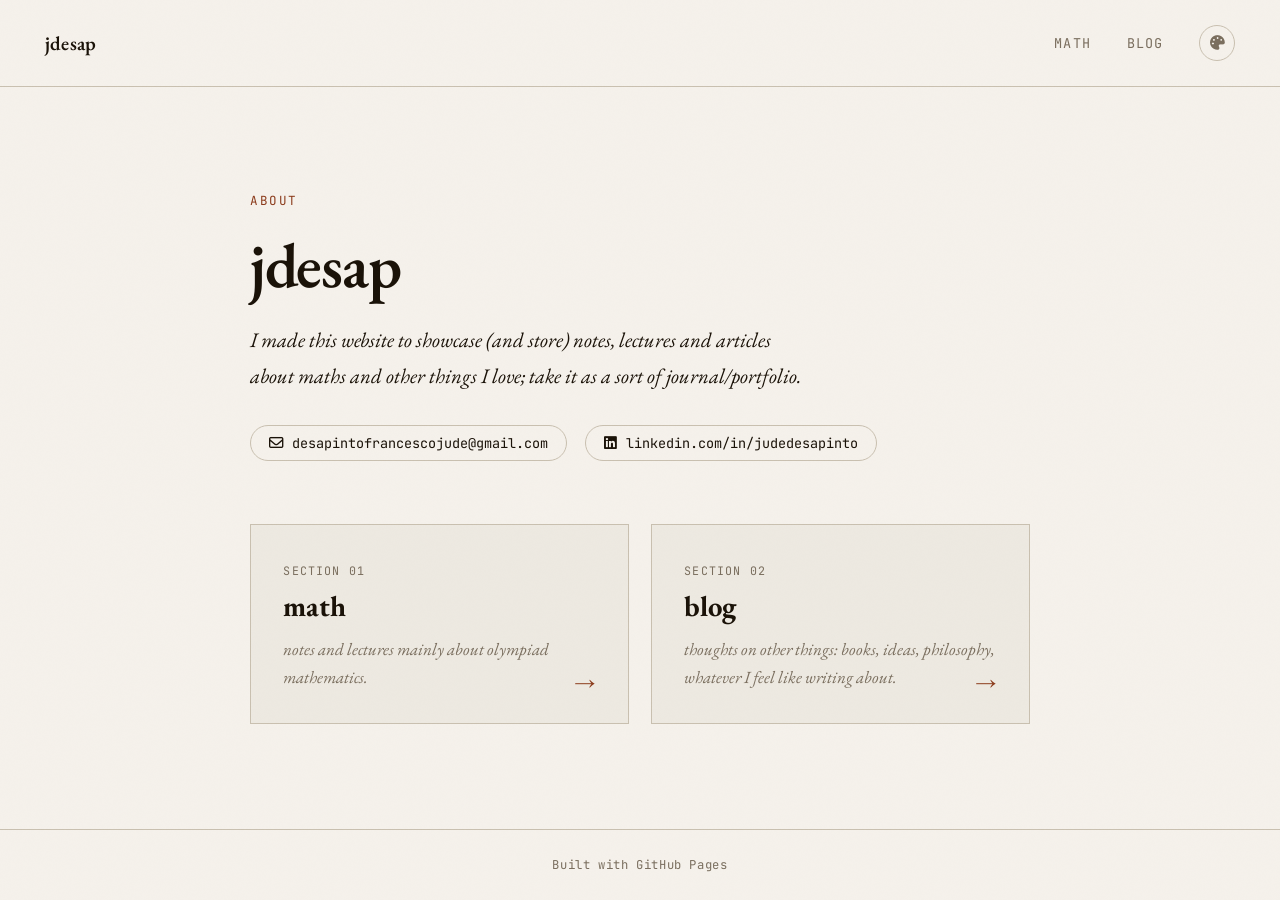
<file: index.html>
<!DOCTYPE html>
<html lang="en">
<head>
  <meta charset="UTF-8" />
  <meta name="viewport" content="width=device-width, initial-scale=1.0" />
  <title>jdesap</title>
  <link rel="stylesheet" href="assets/css/style.css" />
  <link rel="preconnect" href="https://fonts.googleapis.com">
  <link href="https://fonts.googleapis.com/css2?family=EB+Garamond:ital,wght@0,400;0,600;1,400&family=JetBrains+Mono:wght@400;500&display=swap" rel="stylesheet">
  <link rel="stylesheet" href="https://cdnjs.cloudflare.com/ajax/libs/font-awesome/6.5.0/css/all.min.css" />
  <script>
    const s=localStorage.getItem('theme');if(s&&s!=='light')document.documentElement.setAttribute('data-theme',s);
  </script>
</head>
<body>
  <div class="grain"></div>

  <nav>
    <a href="index.html" class="nav-name">jdesap</a>
    <div class="nav-links">
      <a href="math/index.html">math</a>
      <a href="blog/index.html">blog</a>
      <div class="theme-toggle-wrap" id="themeWrap">
        <button class="theme-toggle" id="themeToggle" aria-label="Choose theme">
          <i class="fa-solid fa-palette"></i>
        </button>
        <div class="theme-menu" id="themeMenu">
          <button class="theme-option" data-theme="light">  <span class="theme-swatch" style="background:#8b3a1a"></span>light</button>
          <button class="theme-option" data-theme="dark">   <span class="theme-swatch" style="background:#c4673a"></span>dark</button>
          <button class="theme-option" data-theme="dracula"><span class="theme-swatch" style="background:#bd93f9"></span>dracula</button>
          <button class="theme-option" data-theme="gruvbox"><span class="theme-swatch" style="background:#fabd2f"></span>gruvbox</button>
          <button class="theme-option" data-theme="nord">   <span class="theme-swatch" style="background:#88c0d0"></span>nord</button>
        </div>
      </div>
    </div>
  </nav>

  <main class="home-main">
    <div class="home-content">
      <div class="intro-block">
        <span class="label">About</span>
        <h1>jdesap</h1>

        <!-- Intro -->
        <p class="intro-text">
           I made this website to showcase (and store) notes, lectures and articles about maths and other things I love; take it as a sort of journal/portfolio.
        </p>

        <!-- Contatti -->
        <div class="contact-links">
          <a href="mailto:you@email.com" class="contact-pill">
            <i class="fa-regular fa-envelope pill-icon"></i> desapintofrancescojude@gmail.com
          </a>
          <a href="https://linkedin.com/in/judedesapinto" target="_blank" class="contact-pill">
            <i class="fa-brands fa-linkedin pill-icon"></i> linkedin.com/in/judedesapinto
          </a>
        </div>
      </div>

      <div class="home-sections">
        <a href="math/index.html" class="section-card">
          <span class="card-label">Section 01</span>
          <h2>math</h2>
          <p>notes and lectures mainly about olympiad mathematics.</p>
          <span class="arrow">→</span>
        </a>
        <a href="blog/index.html" class="section-card">
          <span class="card-label">Section 02</span>
          <h2>blog</h2>
          <p>thoughts on other things: books, ideas, philosophy, whatever I feel like writing about.</p>
          <span class="arrow">→</span>
        </a>
      </div>
    </div>
  </main>

  <footer>
    <span>Built with GitHub Pages</span>
  </footer>

  <script>
    const wrap = document.getElementById('themeWrap');
    document.getElementById('themeToggle').addEventListener('click', e => {
      e.stopPropagation();
      wrap.classList.toggle('open');
    });
    document.addEventListener('click', () => wrap.classList.remove('open'));

    function applyTheme(th) {
      if (th === 'light') document.documentElement.removeAttribute('data-theme');
      else document.documentElement.setAttribute('data-theme', th);
      document.querySelectorAll('.theme-option').forEach(d =>
        d.classList.toggle('active', d.dataset.theme === th)
      );
    }
    applyTheme(localStorage.getItem('theme') || 'light');
    document.getElementById('themeMenu').addEventListener('click', e => {
      const opt = e.target.closest('.theme-option');
      if (!opt) return;
      const th = opt.dataset.theme;
      localStorage.setItem('theme', th);
      applyTheme(th);
      wrap.classList.remove('open');
    });
  </script>
</body>
</html>
</file>
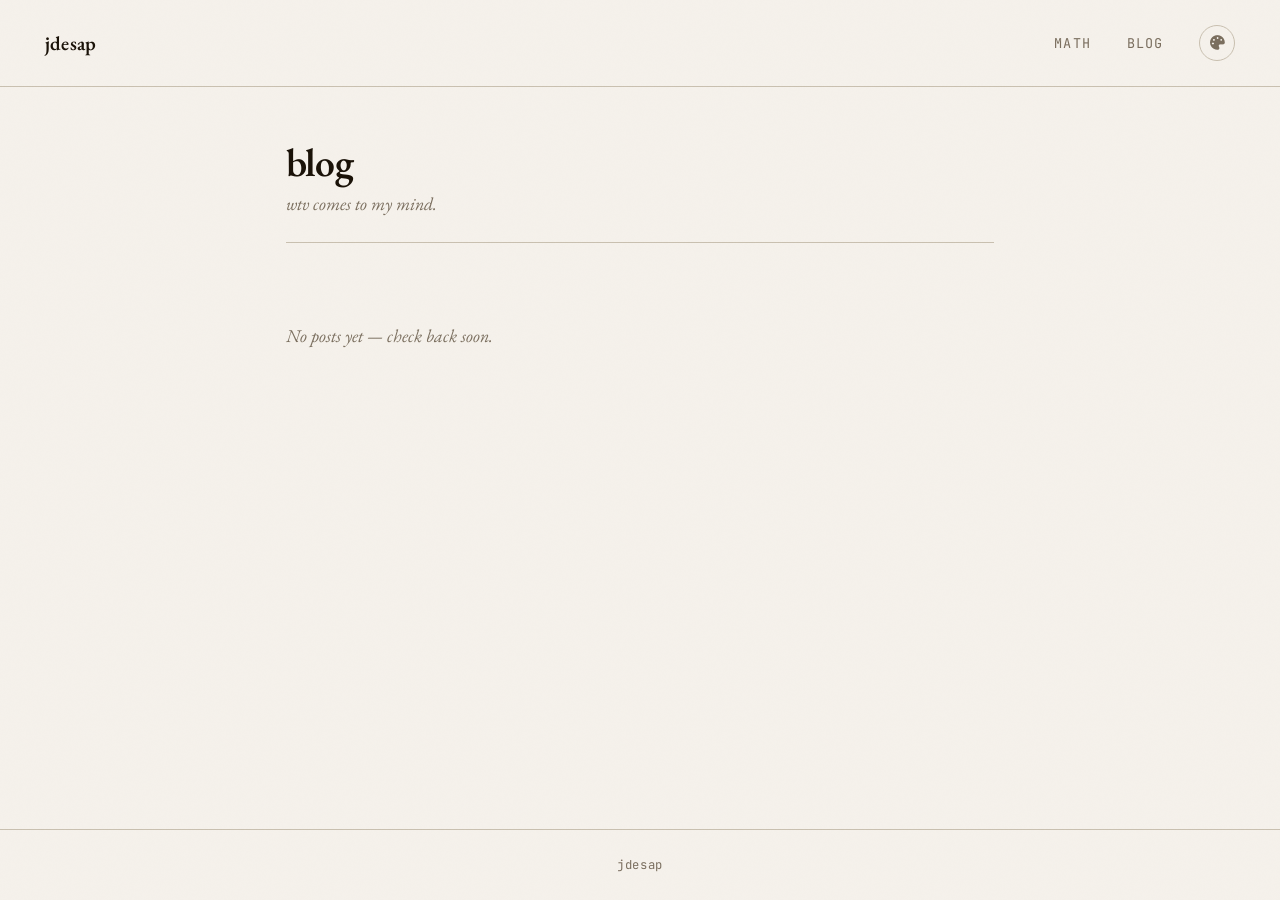
<file: blog/index.html>
<!DOCTYPE html>
<html lang="en">
<head>
  <meta charset="UTF-8" />
  <meta name="viewport" content="width=device-width, initial-scale=1.0" />
  <title>wtv — jdesap</title>
  <link rel="stylesheet" href="../assets/css/style.css" />
  <link rel="preconnect" href="https://fonts.googleapis.com">
  <link href="https://fonts.googleapis.com/css2?family=EB+Garamond:ital,wght@0,400;0,600;1,400&family=JetBrains+Mono:wght@400;500&display=swap" rel="stylesheet">
  <link rel="stylesheet" href="https://cdnjs.cloudflare.com/ajax/libs/font-awesome/6.5.0/css/all.min.css" />
  <script>const s=localStorage.getItem('theme');if(s&&s!=='light')document.documentElement.setAttribute('data-theme',s);</script>
</head>
<body>
  <div class="grain"></div>
  <nav>
    <a href="../index.html" class="nav-name">jdesap</a>
    <div class="nav-links">
      <a href="../math/index.html">math</a>
      <a href="../blog/index.html">blog</a>
      <div class="theme-toggle-wrap" id="themeWrap">
        <button class="theme-toggle" id="themeToggle" aria-label="Choose theme">
          <i class="fa-solid fa-palette"></i>
        </button>
        <div class="theme-menu" id="themeMenu">
          <button class="theme-option" data-theme="light">  <span class="theme-swatch" style="background:#8b3a1a"></span>light</button>
          <button class="theme-option" data-theme="dark">   <span class="theme-swatch" style="background:#c4673a"></span>dark</button>
          <button class="theme-option" data-theme="dracula"><span class="theme-swatch" style="background:#bd93f9"></span>dracula</button>
          <button class="theme-option" data-theme="gruvbox"><span class="theme-swatch" style="background:#fabd2f"></span>gruvbox</button>
          <button class="theme-option" data-theme="nord">   <span class="theme-swatch" style="background:#88c0d0"></span>nord</button>
        </div>
      </div>
    </div>
  </nav>

  <main class="section-main">
    <div class="section-header">
      <h1>blog</h1>
      <p>wtv comes to my mind.</p>
    </div>
    <ul class="post-list">
      <!-- Aggiungi qui gli articoli> -->
      <li class="empty-state">No posts yet — check back soon.</li>
    </ul>
  </main>

  <footer><span>jdesap</span></footer>
  <script>
    const wrap=document.getElementById('themeWrap');
    document.getElementById('themeToggle').addEventListener('click',e=>{e.stopPropagation();wrap.classList.toggle('open');});
    document.addEventListener('click',()=>wrap.classList.remove('open'));
    function applyTheme(th){if(th==='light')document.documentElement.removeAttribute('data-theme');else document.documentElement.setAttribute('data-theme',th);document.querySelectorAll('.theme-option').forEach(d=>d.classList.toggle('active',d.dataset.theme===th));}
    applyTheme(localStorage.getItem('theme')||'light');
    document.getElementById('themeMenu').addEventListener('click',e=>{const opt=e.target.closest('.theme-option');if(!opt)return;const th=opt.dataset.theme;localStorage.setItem('theme',th);applyTheme(th);wrap.classList.remove('open');});
  </script>
</body>
</html>
</file>
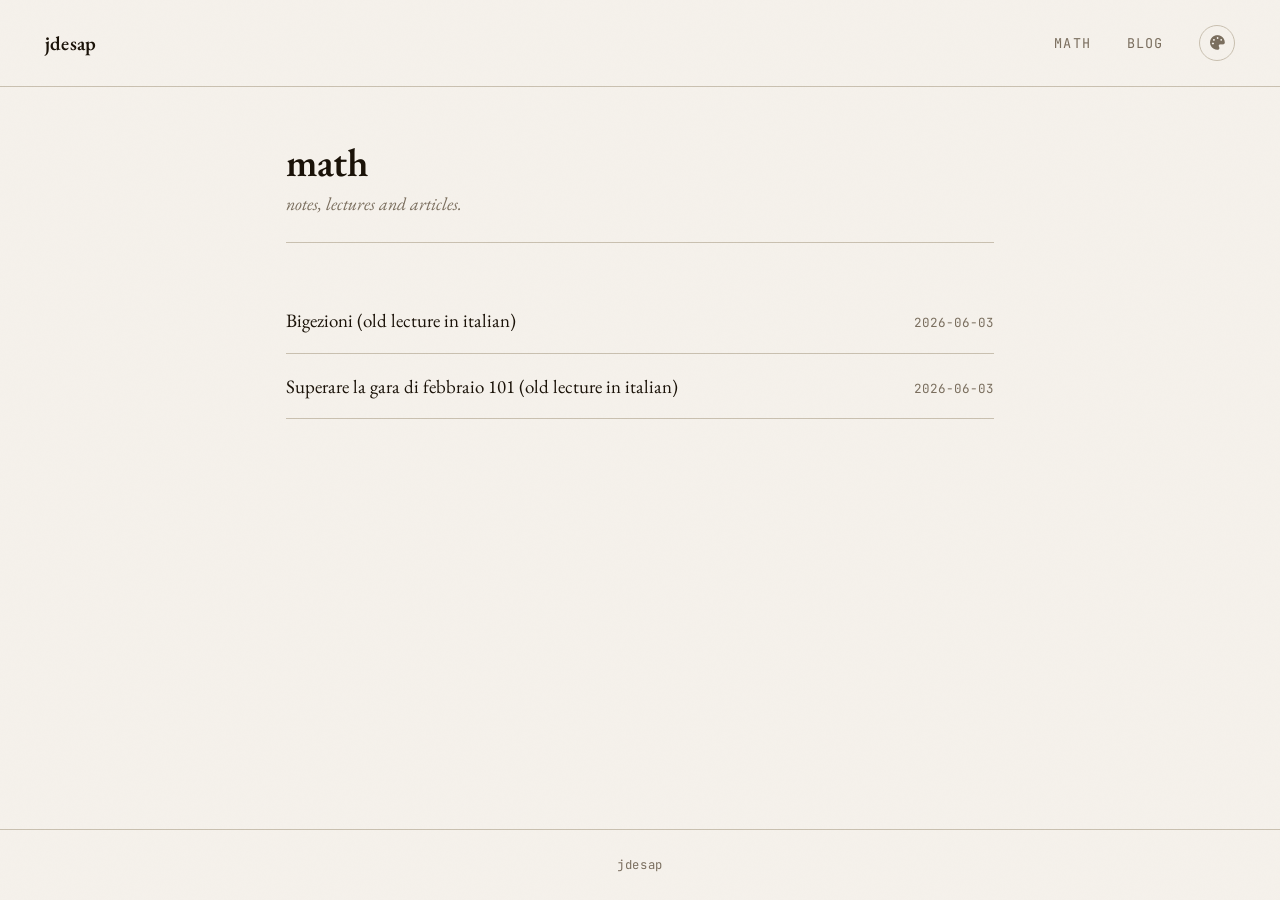
<file: math/index.html>
<!DOCTYPE html>
<html lang="en">
<head>
  <meta charset="UTF-8" />
  <meta name="viewport" content="width=device-width, initial-scale=1.0" />
  <title>math — jdesap</title>
  <link rel="stylesheet" href="../assets/css/style.css" />
  <link rel="preconnect" href="https://fonts.googleapis.com">
  <link href="https://fonts.googleapis.com/css2?family=EB+Garamond:ital,wght@0,400;0,600;1,400&family=JetBrains+Mono:wght@400;500&display=swap" rel="stylesheet">
  <link rel="stylesheet" href="https://cdnjs.cloudflare.com/ajax/libs/font-awesome/6.5.0/css/all.min.css" />
  <script>const s=localStorage.getItem('theme');if(s&&s!=='light')document.documentElement.setAttribute('data-theme',s);</script>
</head>
<body>
  <div class="grain"></div>
  <nav>
    <a href="../index.html" class="nav-name">jdesap</a>
    <div class="nav-links">
      <a href="../math/index.html">math</a>
      <a href="../blog/index.html">blog</a>
      <div class="theme-toggle-wrap" id="themeWrap">
        <button class="theme-toggle" id="themeToggle" aria-label="Choose theme">
          <i class="fa-solid fa-palette"></i>
        </button>
        <div class="theme-menu" id="themeMenu">
          <button class="theme-option" data-theme="light">  <span class="theme-swatch" style="background:#8b3a1a"></span>light</button>
          <button class="theme-option" data-theme="dark">   <span class="theme-swatch" style="background:#c4673a"></span>dark</button>
          <button class="theme-option" data-theme="dracula"><span class="theme-swatch" style="background:#bd93f9"></span>dracula</button>
          <button class="theme-option" data-theme="gruvbox"><span class="theme-swatch" style="background:#fabd2f"></span>gruvbox</button>
          <button class="theme-option" data-theme="nord">   <span class="theme-swatch" style="background:#88c0d0"></span>nord</button>
        </div>
      </div>
    </div>
  </nav>

  <main class="section-main">
    <div class="section-header">
      <h1>math</h1>
      <p>notes, lectures and articles.</p>
    </div>
    <ul class="post-list">
      <!--  Aggiungo qui gli articoli, e.g.:-->
      
      <li class="post-item">
        <a href="bigezioni.html">Bigezioni (old lecture in italian)</a>
        <span class="post-date">2026-06-03</span>
      </li>
      <li class="post-item">
        <a href="gara-febbraio.html">Superare la gara di febbraio 101 (old lecture in italian)</a>
        <span class="post-date">2026-06-03</span>
      </li>
    </ul>
  </main>

  <footer><span>jdesap</span></footer>
  <script>
    const wrap=document.getElementById('themeWrap');
    document.getElementById('themeToggle').addEventListener('click',e=>{e.stopPropagation();wrap.classList.toggle('open');});
    document.addEventListener('click',()=>wrap.classList.remove('open'));
    function applyTheme(th){if(th==='light')document.documentElement.removeAttribute('data-theme');else document.documentElement.setAttribute('data-theme',th);document.querySelectorAll('.theme-option').forEach(d=>d.classList.toggle('active',d.dataset.theme===th));}
    applyTheme(localStorage.getItem('theme')||'light');
    document.getElementById('themeMenu').addEventListener('click',e=>{const opt=e.target.closest('.theme-option');if(!opt)return;const th=opt.dataset.theme;localStorage.setItem('theme',th);applyTheme(th);wrap.classList.remove('open');});
  </script>
</body>
</html>
</file>
<file: assets/css/style.css>
/* =====================
   DESIGN TOKENS — LIGHT
   ===================== */
:root {
  --bg:         #f5f1eb;
  --bg-card:    #ede9e1;
  --ink:        #1a1208;
  --ink-muted:  #7a6e5e;
  --accent:     #8b3a1a;
  --border:     #c9c0b0;
  --h2-color:    #1a1208;
  --h2-border:   #1a120830;
  --h3-color:    #3a2e20;
  --box-eg-color:   #c8960c;
  --box-prob-color: #e00055;
  --font-serif: 'EB Garamond', Georgia, serif;
  --font-mono:  'JetBrains Mono', monospace;
  --max-w: 780px;
}

/* =====================
   DESIGN TOKENS — DARK
   ===================== */
[data-theme="dark"] {
  --bg:        #151210;
  --bg-card:   #1e1a17;
  --ink:       #e8e0d4;
  --ink-muted: #8a7e72;
  --accent:    #c4673a;
  --border:    #2e2820;
  --h2-color:    #e8e0d4;
  --h2-border:   #e8e0d430;
  --h3-color:    #c0b4a8;
  --box-eg-color:   #d4a020;
  --box-prob-color: #ff4477;
}

/* =====================
   DESIGN TOKENS — DRACULA
   ===================== */
[data-theme="dracula"] {
  --bg:        #282a36;
  --bg-card:   #1e1f29;
  --ink:       #f8f8f2;
  --ink-muted: #6272a4;
  --accent:    #bd93f9;
  --border:    #44475a;
  --h2-color:    #ff79c6;
  --h2-border:   #ff79c640;
  --h3-color:    #8be9fd;
  --box-eg-color:   #ffb86c;
  --box-prob-color: #ff5555;
}

/* =====================
   DESIGN TOKENS — GRUVBOX
   ===================== */
[data-theme="gruvbox"] {
  --bg:        #282828;
  --bg-card:   #3c3836;
  --ink:       #ebdbb2;
  --ink-muted: #928374;
  --accent:    #fabd2f;
  --border:    #504945;
  --h2-color:    #fabd2f;
  --h2-border:   #fabd2f40;
  --h3-color:    #b8bb26;
  --box-eg-color:   #fe8019;
  --box-prob-color: #fb4934;
}

/* =====================
   DESIGN TOKENS — NORD
   ===================== */
[data-theme="nord"] {
  --bg:        #2e3440;
  --bg-card:   #3b4252;
  --ink:       #eceff4;
  --ink-muted: #7b88a1;
  --accent:    #88c0d0;
  --border:    #434c5e;
  --h2-color:    #88c0d0;
  --h2-border:   #88c0d040;
  --h3-color:    #81a1c1;
  --box-eg-color:   #ebcb8b;
  --box-prob-color: #bf616a;
}

/* =====================
   RESET & BASE
   ===================== */
*, *::before, *::after { box-sizing: border-box; margin: 0; padding: 0; }

html { font-size: 18px; scroll-behavior: smooth; }

body {
  background: var(--bg);
  color: var(--ink);
  font-family: var(--font-serif);
  min-height: 100vh;
  display: flex;
  flex-direction: column;
  transition: background 0.25s, color 0.25s;
}

/* Film-grain overlay */
.grain {
  position: fixed; inset: 0; pointer-events: none; z-index: 999;
  background-image: url("data:image/svg+xml,%3Csvg viewBox='0 0 200 200' xmlns='http://www.w3.org/2000/svg'%3E%3Cfilter id='n'%3E%3CfeTurbulence type='fractalNoise' baseFrequency='0.9' numOctaves='4' stitchTiles='stitch'/%3E%3C/filter%3E%3Crect width='100%25' height='100%25' filter='url(%23n)' opacity='0.04'/%3E%3C/svg%3E");
  background-size: 200px 200px;
  opacity: 0.35;
}

/* =====================
   NAV
   ===================== */
nav {
  display: flex;
  justify-content: space-between;
  align-items: center;
  padding: 1.4rem 2.5rem;
  border-bottom: 1px solid var(--border);
  position: sticky; top: 0;
  background: var(--bg);
  z-index: 100;
  transition: background 0.25s, border-color 0.25s;
}

.nav-name {
  font-family: var(--font-serif);
  font-size: 1.1rem;
  font-weight: 600;
  color: var(--ink);
  text-decoration: none;
  letter-spacing: 0.01em;
}

.nav-links {
  display: flex;
  align-items: center;
  gap: 2rem;
}

.nav-links a {
  font-family: var(--font-mono);
  font-size: 0.75rem;
  letter-spacing: 0.08em;
  text-transform: uppercase;
  color: var(--ink-muted);
  text-decoration: none;
  transition: color 0.2s;
}

.nav-links a:hover { color: var(--accent); }

/* Theme toggle button + dropdown */
.theme-toggle-wrap {
  position: relative;
}

.theme-toggle {
  background: none;
  border: 1px solid var(--border);
  color: var(--ink-muted);
  cursor: pointer;
  width: 2rem;
  height: 2rem;
  border-radius: 50%;
  display: flex;
  align-items: center;
  justify-content: center;
  font-size: 0.8rem;
  transition: color 0.2s, border-color 0.2s;
  flex-shrink: 0;
}

.theme-toggle:hover {
  color: var(--accent);
  border-color: var(--accent);
}

.theme-menu {
  display: none;
  flex-direction: column;
  position: absolute;
  top: calc(100% + 0.55rem);
  right: 0;
  background: var(--bg-card);
  border: 1px solid var(--border);
  padding: 0.35rem;
  min-width: 8.5rem;
  z-index: 200;
  box-shadow: 0 4px 16px rgba(0,0,0,0.12);
}

.theme-toggle-wrap.open .theme-menu { display: flex; }

.theme-option {
  display: flex;
  align-items: center;
  gap: 0.55rem;
  padding: 0.38rem 0.6rem;
  background: none;
  border: none;
  cursor: pointer;
  color: var(--ink-muted);
  font-family: var(--font-mono);
  font-size: 0.68rem;
  letter-spacing: 0.07em;
  text-transform: uppercase;
  width: 100%;
  text-align: left;
  transition: color 0.15s, background 0.15s;
  border-radius: 2px;
}

.theme-option:hover { color: var(--ink); background: var(--bg); }
.theme-option.active { color: var(--accent); }

.theme-swatch {
  width: 0.65rem;
  height: 0.65rem;
  border-radius: 50%;
  flex-shrink: 0;
  outline: 1.5px solid transparent;
  outline-offset: 1px;
}

.theme-option.active .theme-swatch { outline-color: var(--accent); }

/* =====================
   HOME PAGE
   ===================== */
.home-main {
  flex: 1;
  display: flex;
  align-items: center;
  justify-content: center;
  padding: 4rem 2rem;
}

.home-content {
  width: 100%;
  max-width: var(--max-w);
  display: grid;
  gap: 3.5rem;
}

.intro-block {
  display: grid;
  gap: 1.2rem;
}

.label {
  font-family: var(--font-mono);
  font-size: 0.7rem;
  letter-spacing: 0.12em;
  text-transform: uppercase;
  color: var(--accent);
}

h1 {
  font-size: clamp(2.2rem, 5vw, 3.5rem);
  font-weight: 600;
  line-height: 1.1;
  letter-spacing: -0.02em;
}

.intro-text {
  font-size: 1.15rem;
  line-height: 1.75;
  color: var(--ink);
  max-width: 560px;
  font-style: italic;
}

.contact-links {
  display: flex;
  gap: 1rem;
  flex-wrap: wrap;
  margin-top: 0.5rem;
}

.contact-pill {
  display: inline-flex;
  align-items: center;
  gap: 0.5rem;
  padding: 0.45rem 1rem;
  border: 1px solid var(--border);
  border-radius: 100px;
  font-family: var(--font-mono);
  font-size: 0.75rem;
  color: var(--ink);
  text-decoration: none;
  background: transparent;
  transition: background 0.2s, border-color 0.2s, color 0.2s;
}

.contact-pill:hover {
  background: var(--ink);
  color: var(--bg);
  border-color: var(--ink);
}

.pill-icon {
  font-style: normal;
  font-size: 0.8rem;
}

.home-sections {
  display: grid;
  grid-template-columns: 1fr 1fr;
  gap: 1.2rem;
}

@media (max-width: 560px) {
  .home-sections { grid-template-columns: 1fr; }
}

.section-card {
  display: block;
  padding: 1.8rem;
  background: var(--bg-card);
  border: 1px solid var(--border);
  text-decoration: none;
  color: var(--ink);
  transition: border-color 0.2s, transform 0.2s, background 0.25s;
  position: relative;
}

.section-card:hover {
  border-color: var(--accent);
  transform: translateY(-2px);
}

.card-label {
  font-family: var(--font-mono);
  font-size: 0.65rem;
  letter-spacing: 0.1em;
  text-transform: uppercase;
  color: var(--ink-muted);
}

.section-card h2 {
  font-size: 1.6rem;
  margin: 0.4rem 0 0.6rem;
}

.section-card p {
  font-size: 0.95rem;
  line-height: 1.6;
  color: var(--ink-muted);
  font-style: italic;
}

.arrow {
  position: absolute;
  bottom: 1.5rem;
  right: 1.8rem;
  font-size: 1.2rem;
  color: var(--accent);
}

/* =====================
   INDEX PAGES (Math / Blog listing)
   ===================== */
.section-main {
  flex: 1;
  max-width: var(--max-w);
  width: 100%;
  margin: 0 auto;
  padding: 3rem 2rem;
}

.section-header {
  border-bottom: 1px solid var(--border);
  padding-bottom: 1.5rem;
  margin-bottom: 2.5rem;
}

.section-header h1 { font-size: 2.2rem; }
.section-header p  { color: var(--ink-muted); font-style: italic; margin-top: 0.4rem; }

.post-list {
  list-style: none;
  display: grid;
  gap: 0;
}

.post-item {
  display: flex;
  justify-content: space-between;
  align-items: baseline;
  gap: 1rem;
  padding: 1.1rem 0;
  border-bottom: 1px solid var(--border);
}

.post-item a {
  color: var(--ink);
  text-decoration: none;
  font-size: 1.05rem;
  transition: color 0.2s;
}

.post-item a:hover { color: var(--accent); }

.post-date {
  font-family: var(--font-mono);
  font-size: 0.7rem;
  color: var(--ink-muted);
  white-space: nowrap;
  flex-shrink: 0;
}

.empty-state {
  font-style: italic;
  color: var(--ink-muted);
  padding: 2rem 0;
}

/* =====================
   ARTICLE PAGE
   ===================== */
.article-main {
  flex: 1;
  max-width: 680px;
  width: 100%;
  margin: 0 auto;
  padding: 3rem 2rem 5rem;
}

.article-header {
  margin-bottom: 2.5rem;
  padding-bottom: 1.5rem;
  border-bottom: 1px solid var(--border);
}

.article-header h1 {
  font-size: clamp(1.6rem, 4vw, 2.4rem);
  line-height: 1.2;
  margin-bottom: 0.7rem;
}

.article-meta {
  font-family: var(--font-mono);
  font-size: 0.72rem;
  color: var(--ink-muted);
  letter-spacing: 0.05em;
}

/* Prose */
.prose { line-height: 1.85; font-size: 1.05rem; }
.prose p              { margin: 1.2em 0; }
.prose h2             { font-size: 1.4rem; margin: 2em 0 0.7em; border-bottom: 1px solid var(--h2-border); padding-bottom: 0.3em; color: var(--h2-color); }
.prose h3             { font-size: 1.15rem; margin: 1.8em 0 0.5em; color: var(--h3-color); }
.prose ul, .prose ol  { padding-left: 1.5rem; margin: 1em 0; }
.prose li             { margin: 0.4em 0; }
.prose blockquote     { border-left: 3px solid var(--accent); padding-left: 1rem; color: var(--ink-muted); font-style: italic; margin: 1.5em 0; }
.prose img            { max-width: 100%; border: 1px solid var(--border); margin: 1.5em 0; display: block; }
.prose code           { font-family: var(--font-mono); font-size: 0.85em; background: var(--bg-card); padding: 0.1em 0.35em; border-radius: 3px; }
.prose pre            { background: var(--bg-card); border: 1px solid var(--border); padding: 1.2rem; overflow-x: auto; margin: 1.5em 0; }
.prose pre code       { background: none; padding: 0; }
.prose a              { color: var(--accent); text-decoration: underline; text-underline-offset: 3px; }

/* Back link */
.back-link {
  display: inline-flex;
  align-items: center;
  gap: 0.4rem;
  font-family: var(--font-mono);
  font-size: 0.72rem;
  letter-spacing: 0.06em;
  text-transform: uppercase;
  color: var(--ink-muted);
  text-decoration: none;
  margin-bottom: 2rem;
}
.back-link:hover { color: var(--accent); }

/* =====================
   THEOREM / PROBLEM BOXES
   ===================== */
.box {
  border-left: 4px solid;
  padding: 0.9rem 1.1rem;
  margin: 1.6rem 0;
  border-radius: 0 4px 4px 0;
}

.box-label {
  font-family: var(--font-mono);
  font-size: 0.72rem;
  letter-spacing: 0.08em;
  text-transform: uppercase;
  font-weight: 600;
  margin-bottom: 0.45rem;
  display: flex;
  align-items: center;
  gap: 0.5rem;
}

.box-example {
  border-color: var(--box-eg-color);
  background: color-mix(in srgb, var(--box-eg-color) 8%, var(--bg));
}
.box-example .box-label { color: var(--box-eg-color); }

.box-problem {
  border-color: var(--box-prob-color);
  background: color-mix(in srgb, var(--box-prob-color) 8%, var(--bg));
}
.box-problem .box-label { color: var(--box-prob-color); }

/* =====================
   FOOTER
   ===================== */
footer {
  padding: 1.5rem 2.5rem;
  border-top: 1px solid var(--border);
  font-family: var(--font-mono);
  font-size: 0.68rem;
  color: var(--ink-muted);
  letter-spacing: 0.05em;
  text-align: center;
}
</file>
